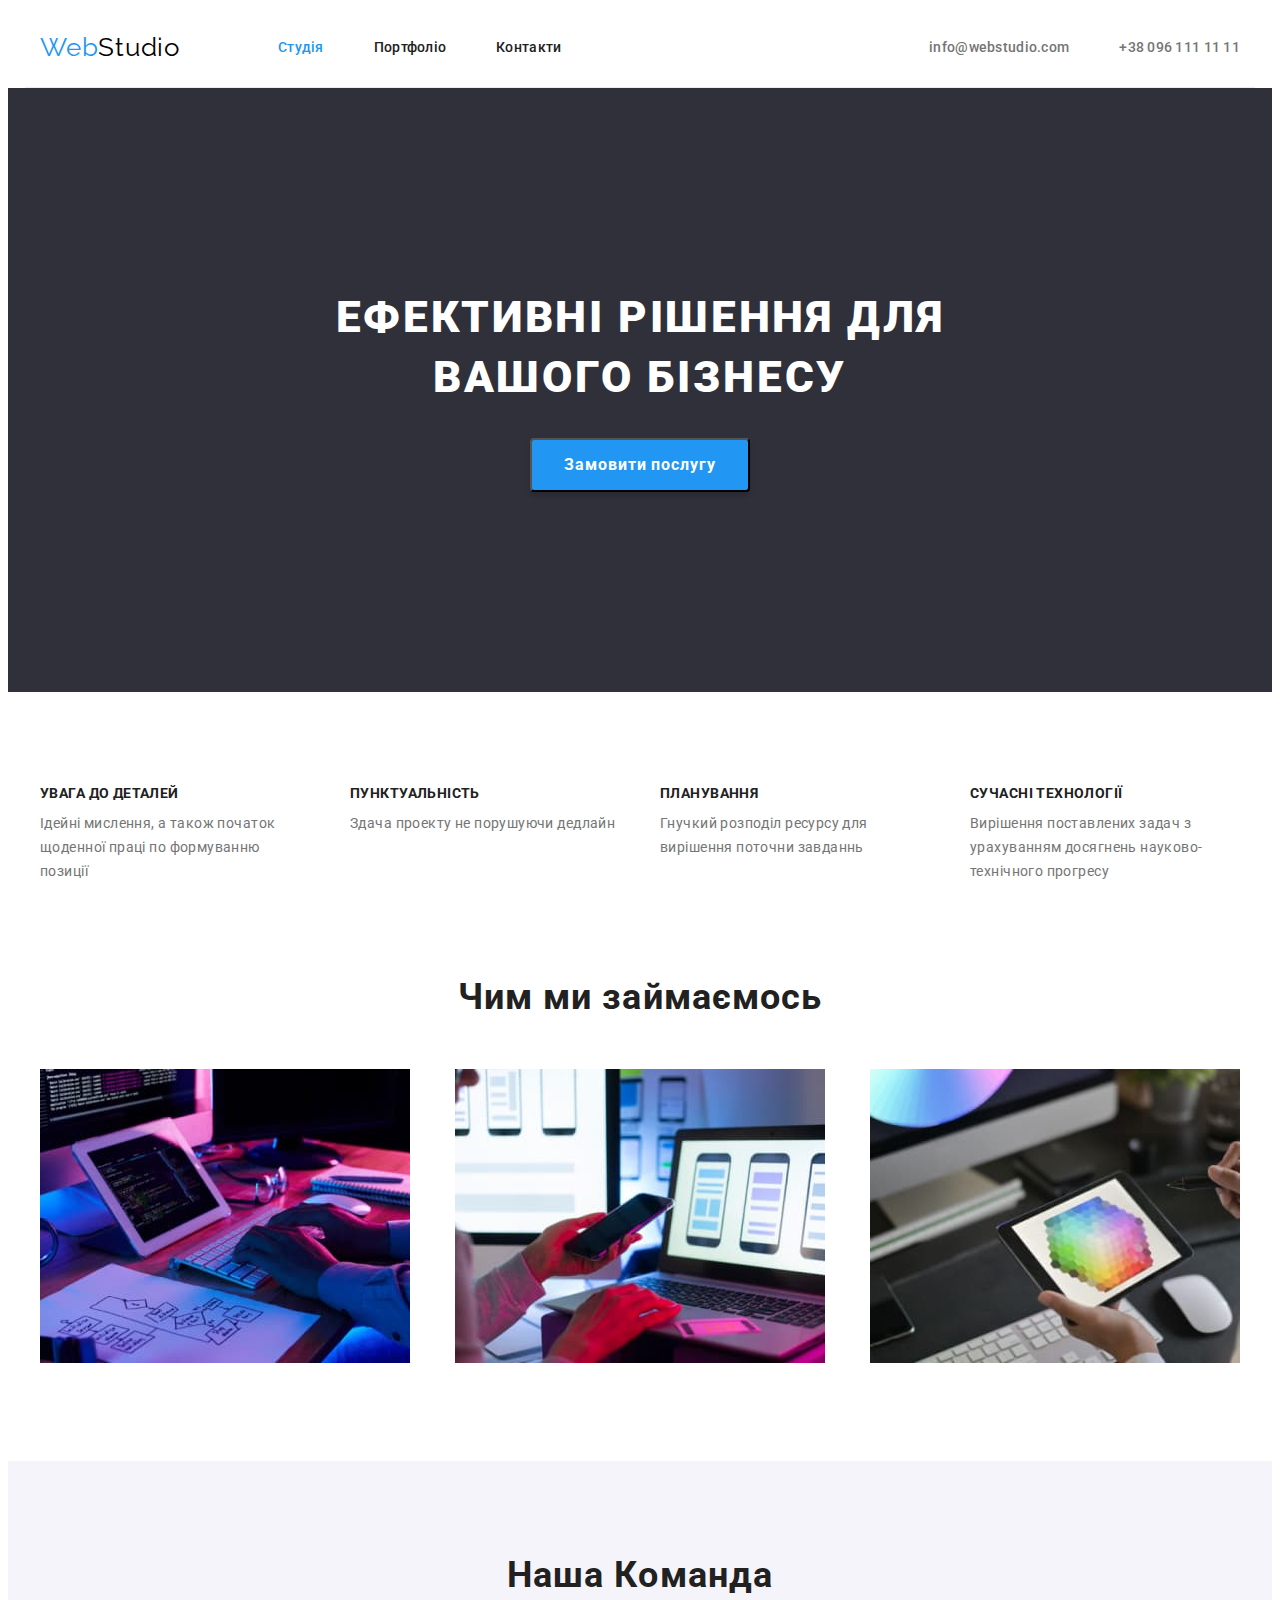
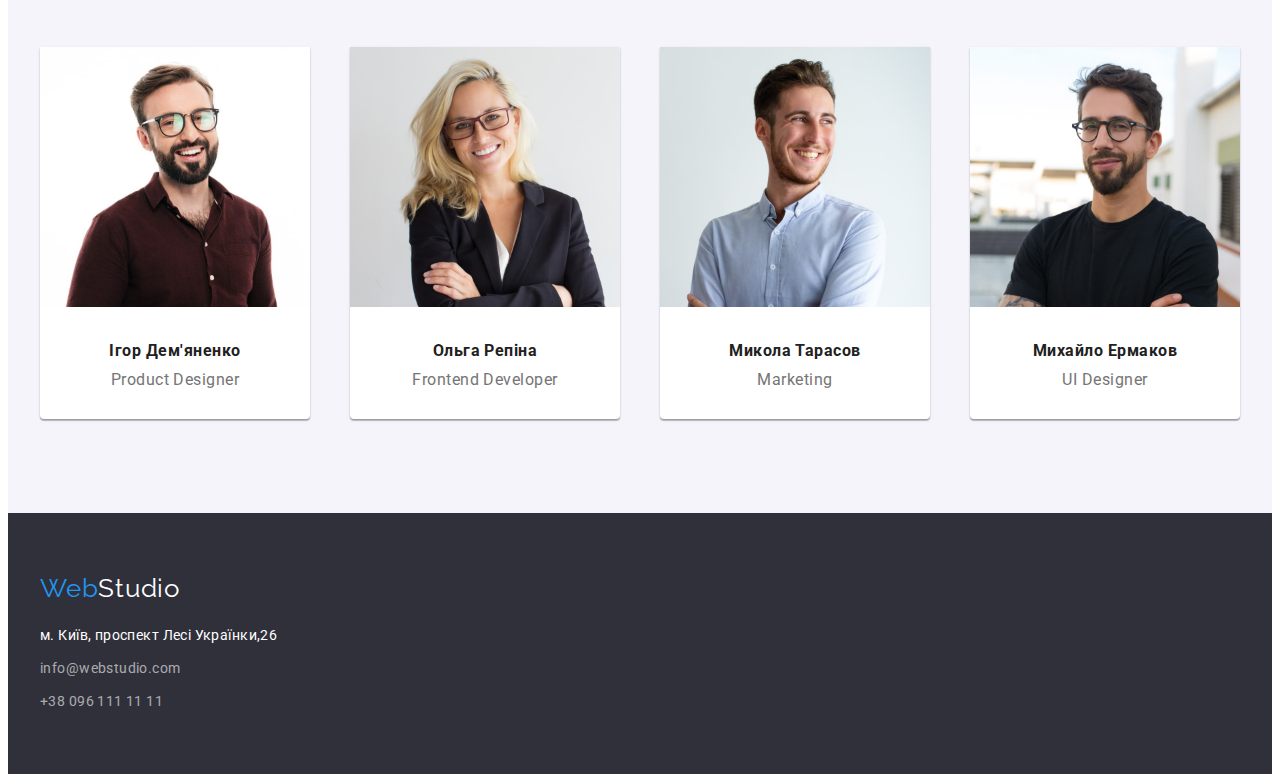
<file: index.html>
<!DOCTYPE html>
<html lang="uk">
  <head>
    <meta charset="UTF-8" />
    <meta name="viewport" content="width=device-width, initial-scale=1.0" />
    <title>WedStudio</title>
    <link rel="preconnect" href="https://fonts.googleapis.com" />
    <link rel="preconnect" href="https://fonts.gstatic.com" crossorigin />
    <link
      href="https://fonts.googleapis.com/css2?family=Raleway:wght@700&family=Roboto:wght@400;500;700;900&display=swap"
      rel="stylesheet"
    />
    <link rel="stylesheet" href="https://cdnjs.cloudflare.com/ajax/libs/modern-normalize/1.1.0/modern-normalize.min.css" integrity="sha512-wpPYUAdjBVSE4KJnH1VR1HeZfpl1ub8YT/NKx4PuQ5NmX2tKuGu6U/JRp5y+Y8XG2tV+wKQpNHVUX03MfMFn9Q==" crossorigin="anonymous" referrerpolicy="no-referrer" />
    <link rel="stylesheet" href="./css/styles.css" />
    
  </head>
  <body>
    <header class="header">
      <div class="container">
        <nav class="header-nav">
          <a href="index.html" lang="en" class="header-logo link"><span>Web</span>Studio</a>

          <ul class="main-nav list">
            <li class="main-nav-item">
              <a href="index.html" class="main-nav-link link current">Студія</a>
            </li>
            <li class="main-nav-item">
              <a href="portfolio.html" class="main-nav-link link">Портфоліо</a>
            </li>
            <li class="main-nav-item"><a href="#" class="main-nav-link link">Контакти</a></li>
          </ul>
        </nav>
    

      
        <ul class="conneсtion-nav list">
        <li class="conneсtion-nav-item">
          <a href="mailto:info@webstudio.com" class="conneсtion-nav-link link"
            >info@webstudio.com</a
          >
        </li>
        <li class="conneсtion-nav-item">
          <a href="tel:+380961111111" class="conneсtion-nav-link link"
            >+38 096 111 11 11</a
          >
        </li>
      </ul>
      </div>
    </header>

    <main>
      <!--Герой-->
      <section class="section hero">
        <div class="container">
          <h1 class="hero-titel">Ефективні рішення для вашого бізнесу</h1>
          <button type="button" class="hero-btn btn">Замовити послугу</button>
        </div>  
        
      </section>

      <!--НАШІ ОСОБЛИВОСТІ-->

      <section class="section specialty">
        <div class="container">
        <h2 class="specialy-titel main-titel visually-hidden">
          Наші особливості
        </h2>

        <ul class="specialty-list list">
          <li class="specialty-item">
            <h3 class="specialty-titel titel">Увага до деталей</h3>
            <p class="specialty-text text">
              Ідейні мислення, а також початок щоденної праці по формуванню
              позиції
            </p>
          </li>

          <li class="specialty-item">
            <h3 class="specialty-titel titel">Пунктуальність</h3>
            <p class="specialty-text text">
              Здача проекту не порушуючи дедлайн
            </p>
          </li>

          <li class="specialty-item">
            <h3 class="specialty-titel titel">Планування</h3>
            <p class="specialty-text text">
              Гнучкий розподіл ресурсу для вирішення поточни завданнь
            </p>
          </li>

          <li class="specialty-item">
            <h3 class="specialty-titel titel">Сучасні технології</h3>
            <p class="specialty-text text">
              Вирішення поставлених задач з урахуванням досягнень
              науково-технічного прогресу
            </p>
          </li>
        </ul>
        </div>
       
      </section>

      <!--Чим ми займаємось-->

      <section class="section what-do">
        <div class="container">
          <h2 class="what-do-main-titel main-titel">Чим ми займаємось</h2>
        <ul class="what-do-list list">
          <li>
            <img
              src="./images/img1.jpg"
              alt="Пишемо код веб-сторінки"
              width="370"
              height="294"
            />
          </li>
          <li>
            <img
              src="./images/img2.jpg"
              alt="Сінхронизуємо сторінку на різних пристроях"
              width="370"
              height="294"
            />
          </li>
          <li>
            <img
              src="./images/img3.jpg"
              alt="віалізуємо веб-магію"
              width="370"
              height="294"
            />
          </li>
        </ul>
        </div>
        
      </section>
      <!--Наша Команда-->

      <section class="section team">
        <div class="container">
          <h2 class="team-main-titel main-titel">Наша Команда</h2>

        <ul class="team-list list">
          <li class="team-item">
            <img
              src="./images/photos/igor.jpg"
              alt="фотографія члена команди"
              width="270"
              height="260"
            />
            <div class="team-div">
              <h3 class="team-titel titel">Ігор Дем'яненко</h3>
              <p lang="en" class="team-text text">Product Designer</p>
            </div>
            
          </li>
          <li class="team-item">
            <img
              src="./images/photos/olga.jpg"
              alt="фотографія члена команди"
              width="270"
              height="260"
            />
            <div class="team-div">
              <h3 class="team-titel titel">Ольга Репіна</h3>
              <p lang="en" class="team-text text">Frontend Developer</p>
            </div>
          
          </li>
          <li class="team-item">
            <img
              src="./images/photos/nik.jpg"
              alt="фотографія члена команди"
              width="270"
              height="260"
            />
            <div class="team-div">
              <h3 class="team-titel titel">Микола Тарасов</h3>
              <p lang="en" class="team-text text">Marketing</p>
            </div>
            
          </li>
          <li class="team-item">
            <img
              src="./images/photos/mishka.jpg"
              alt="фотографія члена команди"
              width="270"
              height="260"
            />
            <div class="team-div">
              <h3 class="team-titel titel">Михайло Ермаков</h3>
              <p lang="en" class="team-text text">UI Designer</p>
            </div>
            
          </li>
        </ul>
        </div>
        
      </section>
    </main>

    <footer class="footer">
      <div class="container">
        <a href="index.html" lang="en" class="footer-logo link"
        ><span>Web</span>Studio</a
      >
      <address class="footer-address">
        <ul class="address-list list">
          <li class="addres-item">
            <a
              href="https://goo.gl/maps/VcLh4SeBCDLP2WR46"
              target="_blank"
              rel="noopener noreferrer nofollow"
              class="address link"
              >м. Київ, проспект Лесі Українки,26</a
            >
          </li>
          <li class="addres-item">
            <a href="mailto:info@webstudio.com" class="footer-cont link"
              >info@webstudio.com</a
            >
          </li>
          <li class="addres-item">
            <a href="tel:+380961111111" class="footer-cont link"
              >+38 096 111 11 11</a
            >
          </li>
        </ul>
      </address>
      </div>      
    </footer>
  </body>
</html>
</file>
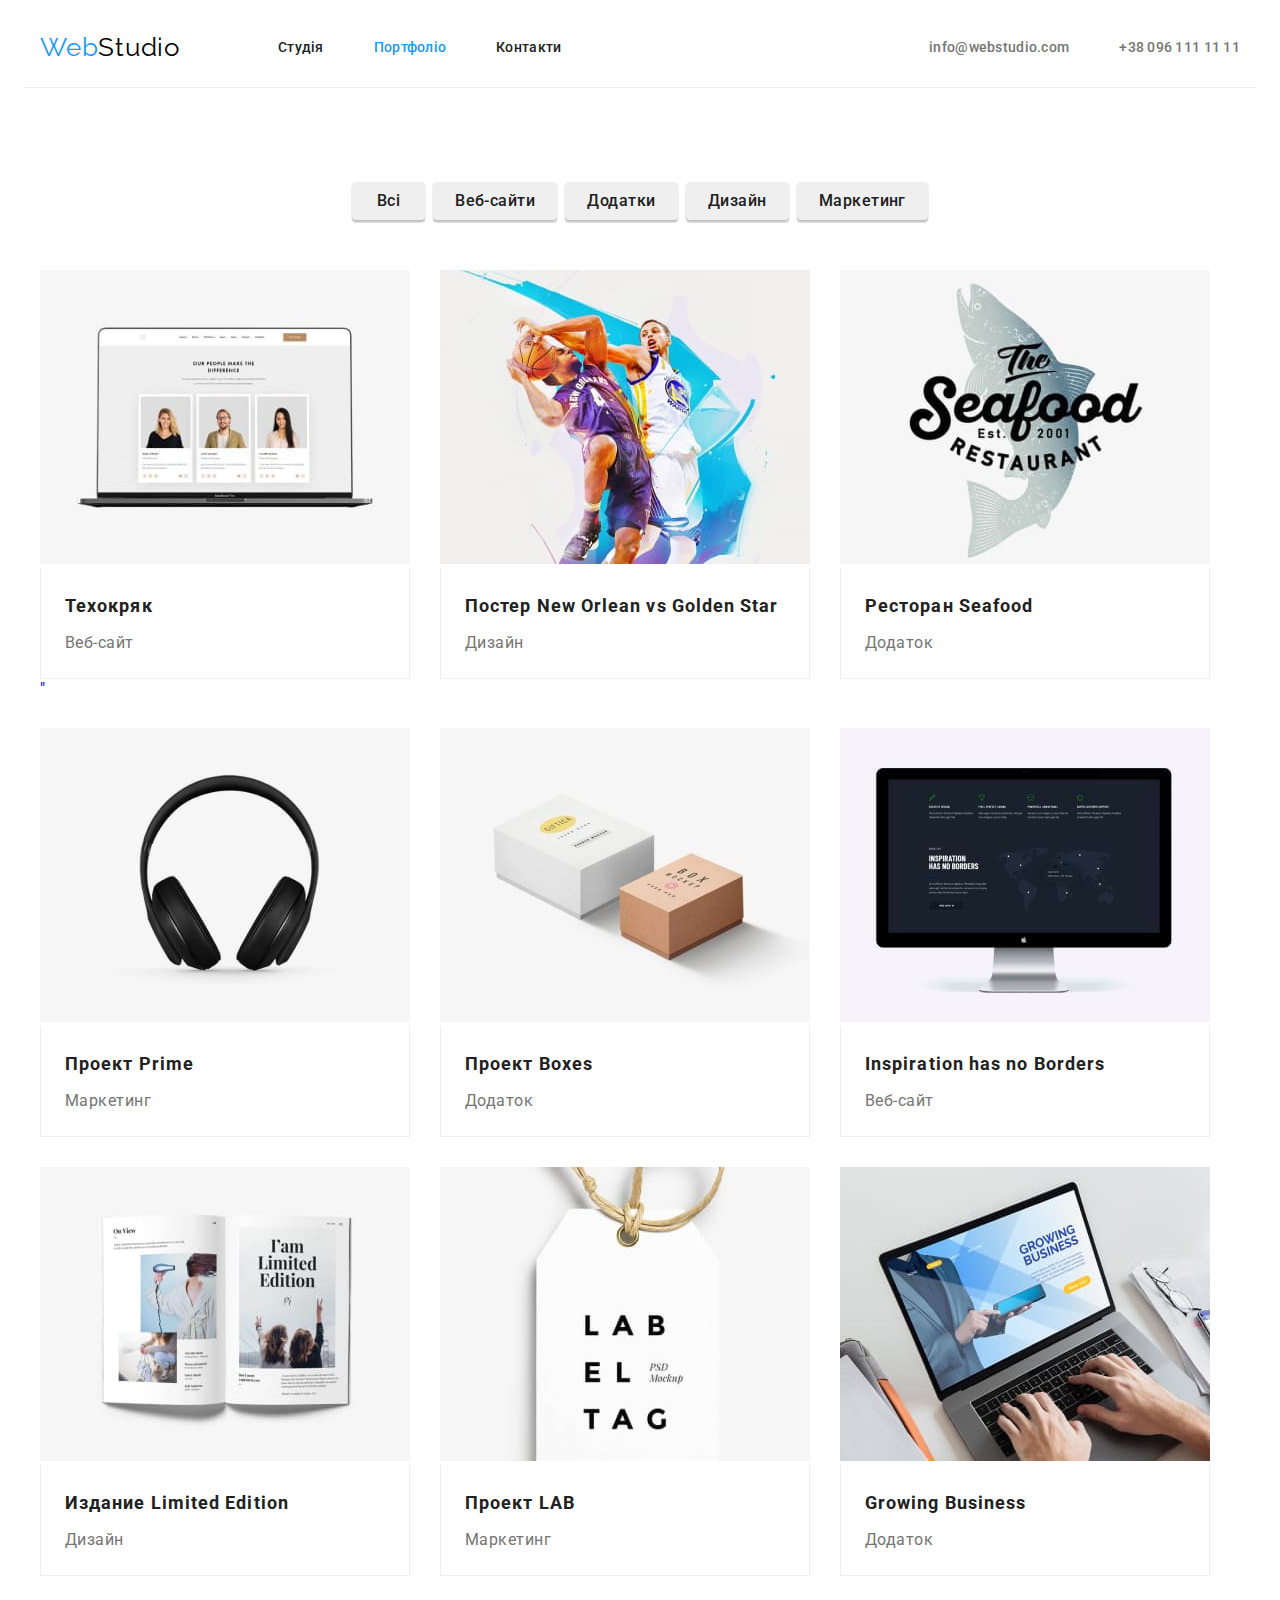
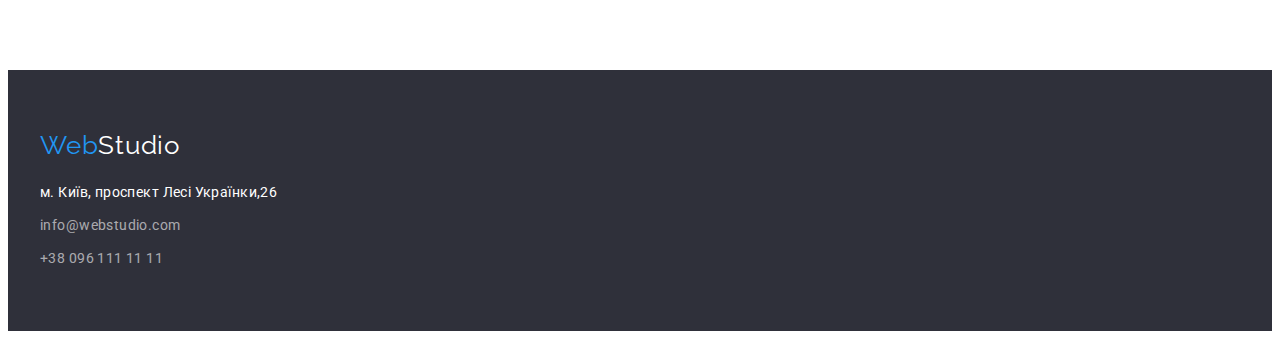
<file: portfolio.html>
<!DOCTYPE html>
<html lang="uk">
  <head>
    <meta charset="UTF-8" />
    <meta name="viewport" content="width=device-width, initial-scale=1.0" />
    <title>WedStudio-Портфоліо</title>
    <link rel="preconnect" href="https://fonts.googleapis.com" />
    <link rel="preconnect" href="https://fonts.gstatic.com" crossorigin />
    <link
      href="https://fonts.googleapis.com/css2?family=Raleway:wght@700&family=Roboto:wght@400;500;700;900&display=swap"
      rel="stylesheet"
    />
    <link rel="stylesheet" href="https://cdnjs.cloudflare.com/ajax/libs/modern-normalize/1.1.0/modern-normalize.min.css" integrity="sha512-wpPYUAdjBVSE4KJnH1VR1HeZfpl1ub8YT/NKx4PuQ5NmX2tKuGu6U/JRp5y+Y8XG2tV+wKQpNHVUX03MfMFn9Q==" crossorigin="anonymous" referrerpolicy="no-referrer" />
    <link rel="stylesheet" href="./css/styles.css" />
    
  </head>
  <body>
    <header class="header">
      <div class="container">
        <nav class="header-nav">
          <a href="index.html" lang="en" class="header-logo link"><span>Web</span>Studio</a>

          <ul class="main-nav list">
            <li class="main-nav-item">
              <a href="index.html" class="main-nav-link link">Студія</a>
            </li>
            <li class="main-nav-item">
              <a href="portfolio.html" class="main-nav-link link current">Портфоліо</a>
            </li>
            <li class="main-nav-item"><a href="#" class="main-nav-link link">Контакти</a></li>
          </ul>
        </nav>
    

      
        <ul class="conneсtion-nav list">
        <li class="conneсtion-nav-item">
          <a href="mailto:info@webstudio.com" class="conneсtion-nav-link link"
            >info@webstudio.com</a
          >
        </li>
        <li class="conneсtion-nav-item">
          <a href="tel:+380961111111" class="conneсtion-nav-link link"
            >+38 096 111 11 11</a
          >
        </li>
      </ul>
      </div>
    </header>

    <main>
      <section class="section example">
        <div class="container">
          <h2 class="visually-hidden">Приклади наших робіт</h2>
        <!--Кнопки фільтрації прикладів робіт-->
        <ul class="buttons list">
          <li>
            <button type="button" class="example-btn btn">Всі</button>
          </li>
          <li><button type="button" class="example-btn btn">Веб-сайти</button></li>
          <li>
            <button type="button" class="example-btn btn">Додатки</button>
          </li>
          <li><button type="button" class="example-btn btn">Дизайн</button></li>
          <li>
            <button type="button" class="example-btn btn">Маркетинг</button>
          </li>
        </ul>

        <!--Саме приклади-->

        <ul class="example-list list">
          <li>
            <a href="#" class="example-link link">
              <img
                src="./images/portfolio/img1.jpg"
                alt="Лед-топ з відкритим веб-сайтом"
                width="370"
                height="294"
              />
              
              <div class="example-div">
                <h3 class="example-titel titel">Техокряк</h3>
              <p class="example-text text">Веб-сайт</p>
              </div>" 
            </a>
          </li>
          <li>
            <a href="#" class="example-link link">
              <img
                src="./images/portfolio/img2.jpg"
                alt="Блок-шот при спробі слем-данку"
                width="370"
                height="294"
              />
              
              <div class="example-div">
                <h3 class="example-titel titel">
                Постер New Orlean vs Golden Star
              </h3>
              <p class="example-text text">Дизайн</p>
              </div> 
            </a>
          </li>
          <li>
            <a href="#" class="example-link link">
              <img
                src="./images/portfolio/img3.jpg"
                alt="Логотип ресторану Seafood"
                width="370"
                height="294"
              />
              
              <div class="example-div">
                <h3 class="example-titel titel">Ресторан Seafood</h3>
              <p class="example-text text">Додаток</p>
              </div> 
            </a>
          </li>
          <li>
            <a href="#" class="example-link link">
              <img
                src="./images/portfolio/img4.jpg"
                alt="Навушники"
                width="370"
                height="294"
              />
              
              <div class="example-div">
                <h3 class="example-titel titel">Проект Prime</h3>
              <p class="example-text text">Маркетинг</p>
              </div>
            </a>
          </li>
          <li>
            <a href="#" class="example-link link">
              <img
                src="./images/portfolio/img5.jpg"
                alt="Дві коробки різних розмірів"
                width="370"
                height="294"
              />
              
              <div class="example-div">
                <h3 class="example-titel titel">Проект Boxes</h3>
              <p class="example-text text">Додаток</p>
              </div> 
            </a>
          </li>
          <li>
            <a href="#" class="example-link link">
              <img
                src="./images/portfolio/img6.jpg"
                alt="Монітор з відкритим веб-сайтом"
                width="370"
                height="294"
              />
              
              <div class="example-div">
                <h3 class="example-titel titel">Inspiration has no Borders</h3>
              <p class="example-text text">Веб-сайт</p>
              </div> 
            </a>
          </li>
          <li>
            <a href="#" class="example-link link">
              <img
                src="./images/portfolio/img7.jpg"
                alt="Розгорнута книга з картинками"
                width="370"
                height="294"
              />
              
              <div class="example-div">
                <h3 class="example-titel titel">Издание Limited Edition</h3>
              <p class="example-text text">Дизайн</p>
              </div> 
            </a>
          </li>
          <li>
            <a href="#" class="example-link link">
              <img
                src="./images/portfolio/img8.jpg"
                alt="Бірка з маркуванням виробу"
                width="370"
                height="294"
              />
              
              <div class="example-div">
                <h3 class="example-titel titel">Проект LAB</h3>
              <p class="example-text text">Маркетинг</p>
              </div> 
            </a>
          </li>
          <li>
            <a href="#" class="example-link link">
              <img
                src="./images/portfolio/img9.jpg"
                alt="Лед-топ на екрані якого відбувається процес встановлення десктопного додатку"
                width="370"
                height="294"
              />
              
              <div class="example-div">
                <h3 class="example-titel titel">Growing Business</h3>
              <p class="example-text text">Додаток</p>
              </div> 
            </a>
          </li>
        </ul>
        </div>
        
      </section>
    </main>

    <footer class="footer">
      <div class="container">
        <a href="index.html" lang="en" class="footer-logo link"
        ><span>Web</span>Studio</a
      >
      <address class="footer-address">
        <ul class="address-list list">
          <li class="addres-item">
            <a
              href="https://goo.gl/maps/VcLh4SeBCDLP2WR46"
              target="_blank"
              rel="noopener noreferrer nofollow"
              class="address link"
              >м. Київ, проспект Лесі Українки,26</a
            >
          </li>
          <li class="addres-item">
            <a href="mailto:info@webstudio.com" class="footer-cont link"
              >info@webstudio.com</a
            >
          </li>
          <li class="addres-item">
            <a href="tel:+380961111111" class="footer-cont link"
              >+38 096 111 11 11</a
            >
          </li>
        </ul>
      </address>
      </div>      
    </footer>
  </body>
</html>
</file>
<file: css/styles.css>
:root {
    --main-color: #212121;
    --second-color: #757575;
    --accent-color: #2196F3;
    --background-color: #E5E5E5;
    --header-background-color: #FFFFFF;
    --hero-text: #ffffff;
    --specialty-background-color: #F5F5F5;
    --team-background-color: #F5F4FA;
    --footer-background-color: #2F303A;
    --footer-main-text: #ffffff;
    --footer-second-text: rgba(255, 255, 255, 0.6);
}
h1, h2, h3, h4, h5, h6, p {
    margin: 0;
}
ul {
    margin: 0;
    padding-left: 0;
}
body {
    color: var(--main-color);
    font-family:  'Roboto', sans-serif;
}
.container {
    width: 1200px;
    padding: 0 15px;
    margin: 0 auto;
}
.section {
    padding-top: 94px;
    padding-bottom: 94px;
}

.link {
    text-decoration: none;
}
.list {
    list-style: none;
}
.btn {
    cursor: pointer;
}
.main-titel {
    font-weight: 700;
    font-size: 36px;
    line-height: 1.16;
    text-align: center;
    letter-spacing: 0.03em;

    color: var(--main-color);
}
.titel {
    font-weight: 700;
    font-size: 14px;
    line-height: 1.14;
    letter-spacing: 0.03em;
    
    color: var(--main-color);
}
.text {
    font-size: 14px;
    line-height: 1.71;
    
    letter-spacing: 0.03em;

    color: var(--second-color);
}

.visually-hidden {
    position: absolute;
    white-space: nowrap;
    width: 1px;   
    height: 1px;
    overflow: hidden;
    border: 0;
    padding: 0;
    clip: rect(0 0 0 0);
    clip-path: inset(50%);
    margin: -1px;
}

/*HEADER*/
.header .container{
    display: flex;
    justify-content: space-between;
    align-items: center;
    font-size: 14px;
    border-bottom: 1px solid #ECECEC;
    background-color: #FFFFFF;
}

.header-logo {
    font-family: 'Raleway', sans-serif;
    font-size: 26px;
    line-height: 1.19;
    min-width: 145px;
    letter-spacing: 0.03em;
    padding: 24px 0;
    margin-right: 93px;

    color: #000000;    
}
.header-logo span {
    color: var(--accent-color);
}

.header-logo:hover,
.header-logo:focus {
    color: var(--accent-color);
    text-decoration: underline;
}
.header-nav {
    
    display: flex;
    justify-content: flex-start;
    align-items: center;
}
.main-nav {
    display: flex;
}

.main-nav-link {
    display: inline-block;
    font-weight: 500;
    font-size: 14px;
    line-height: 1.14;
    letter-spacing: 0.02em;

    

    color: var(--main-color);
}

.main-nav-item:not(:last-child) {
    margin-right: 50px;
}
.main-nav-link:hover,
.main-nav-link:focus {
    text-decoration: none;
}
.current {
    color: var(--accent-color);
}
.conneсtion-nav {
    display: flex;
    justify-content: flex-end;
    margin-left: auto;
}
.conneсtion-nav-link {
    
    font-weight: 500;
    font-size: 14px;
    line-height: 1.14;
    letter-spacing: 0.02em;
        
    color: var(--second-color);
}
.conneсtion-nav-link:hover,
.conneсtion-nav-link:focus {
    text-decoration: none;
}
.conneсtion-nav-item:not(:last-child) {
    margin-right: 50px;
}
/*main*/

/*HERO*/
.hero {
    text-align: center;
    padding: 200px 0px;
    background-color: #2F303A;;
}
.hero-titel {
    font-weight: 900;
    font-size: 44px;
    line-height: 1.36;
    text-align: center;
    
    letter-spacing: 0.06em;
    text-transform: uppercase;

    max-width: 696px;
    margin: 0 auto;
    margin-bottom: 30px;

    color: var(--hero-text);
}
.hero-btn {
    display: inline-block;
    font-family: inherit;
    font-weight: 700;
    font-size: 16px;
    line-height: 1.88;
    
    
    letter-spacing: 0.06em;

    color: var(--hero-text);
    
    padding: 10px 32px;
    min-width: 216px;
    margin: 0 auto;
    

    background: var(--accent-color);
    box-shadow: 0px 4px 4px rgba(0, 0, 0, 0.15);
    border-radius: 4px;
}

.hero-btn:hover,
.hero-btn:focus {
    text-decoration: underline var(--accent-color);
}

/*specialty*/
.specialty {
    
}
.specialty-list {
    display: flex;
    justify-content: space-between;
    align-items: flex-start;
}
.specialty-item {
    width: 270px;
}
.specialty-titel {
    width: 270px;
    text-transform: uppercase;

    margin-bottom: 10px;
}
.specialty-text {
    width: 270px;
}
/*What do we do?*/
.what-do {
    padding-top: 0;
}
.what-do-main-titel {
    min-width: 366px;
    text-align: center;
    margin-bottom: 50px;
}
.what-do-list {
    display: flex;
    justify-content: space-between;
}
/*Our team*/
.team {
    background-color: var(--team-background-color);
}
.team-main-titel {
    min-width: 264px;
    text-align: center;
    margin-bottom: 50px;
}
.team-list {
    display: flex;
    justify-content: space-between;
}
.team-item {
    display: block;
    background-color: #FFFFFF;

    box-shadow: 0px 1px 3px rgba(0, 0, 0, 0.12), 0px 1px 1px rgba(0, 0, 0, 0.14), 0px 2px 1px rgba(0, 0, 0, 0.2);
    border-radius: 0px 0px 4px 4px;
}
.team-div {
    padding-top: 30px;
    padding-bottom: 30px;
}
.team-titel {
    font-size: 16px;
    line-height: 1.19;
    min-width: 104px;
    text-align: center;

    
    margin-bottom: 10px;
}
.team-text {
    font-size: 16px;
    line-height: 1.19;

    min-width: 76px;
    text-align: center;
    
}


/*footer*/
.footer {
    padding: 60px 0;
    background-color: var(--footer-background-color);
}
.footer-logo {
    display: block;
    font-family: 'Raleway', sans-serif;
    font-size: 26px;
    line-height: 1.19;
    min-width: 145px;

    
    margin-bottom: 20px;
    letter-spacing: 0.03em;
    
    color: var(--footer-main-text);    
}
.footer-logo span {
    color: var(--accent-color);
}

.footer-logo:hover,
.footer-logo:focus {
    text-decoration: underline var(--accent-color);
}
.address-list {
    
    min-width: 231px;
}
.address {
    display: inline-block;
    font-style: normal;
    font-size: 14px;
    line-height: 1.71;
    min-width: 231px;
    
    letter-spacing: 0.03em;

    color: var(--footer-main-text);
}
.addres-item:not(:last-child) {
    margin-bottom: 9px;
    
}
.address:hover,
.address:focus {
    text-decoration: none;
}
.footer-cont {
    display: inline-block;
    font-style: normal;
    font-size: 14px;
    line-height: 1.71;
    min-width: 231px;
    
    letter-spacing: 0.03em;

    color: var(--footer-second-text);
}
.footer-cont:hover,
.footer-cont:focus {
    
    text-decoration: none;
}

/*PORTFOLIO*/
.example {

}
/*portfolio buttons*/
.buttons {
    display: flex;
    justify-content: center;
    flex-wrap: wrap;
    gap: 8px;
    margin-bottom: 50px;
}
.example-btn {
    font-family: inherit;
    font-weight: 500;
    font-size: 16px;
    line-height: 1.62;
    
    min-width: 73px;
    padding: 6px 22px;
    
    text-align: center;
    letter-spacing: 0.03em;

    color: var(--main-color);

    box-shadow: 0px 3px 1px rgba(0, 0, 0, 0.1), 0px 1px 2px rgba(0, 0, 0, 0.08), 0px 2px 2px rgba(0, 0, 0, 0.12);
    border: none;
    border-radius: 4px;
}
.example-btn:hover,
.example-btn:focus {
    text-decoration: none;
}
.example-btn:active {
    color: #ffffff;
    background-color: var(--accent-color);
    box-shadow: 0px 3px 1px rgba(0, 0, 0, 0.1), 0px 1px 2px rgba(0, 0, 0, 0.08), 0px 2px 2px rgba(0, 0, 0, 0.12);
}

/*EXAMPLES*/

.example-list {
    display: flex;
    flex-wrap: wrap;
    gap: 30px;
}

.example-link {
    max-width: 370px;
    background-color: #ffffff;
}
.example-div {
    border-right: 1px solid #EEEEEE;
    border-bottom: 1px solid #EEEEEE;
    border-left: 1px solid #EEEEEE;
    padding: 20px 24px;
}
.example-titel {
    font-size: 18px;
    line-height: 2;
    
    
    margin-bottom: 4px;
    letter-spacing: 0.06em;
}

.example-text {
    font-size: 16px;
    line-height: 1.88;
    

    letter-spacing: 0.03em;
}
</file>
